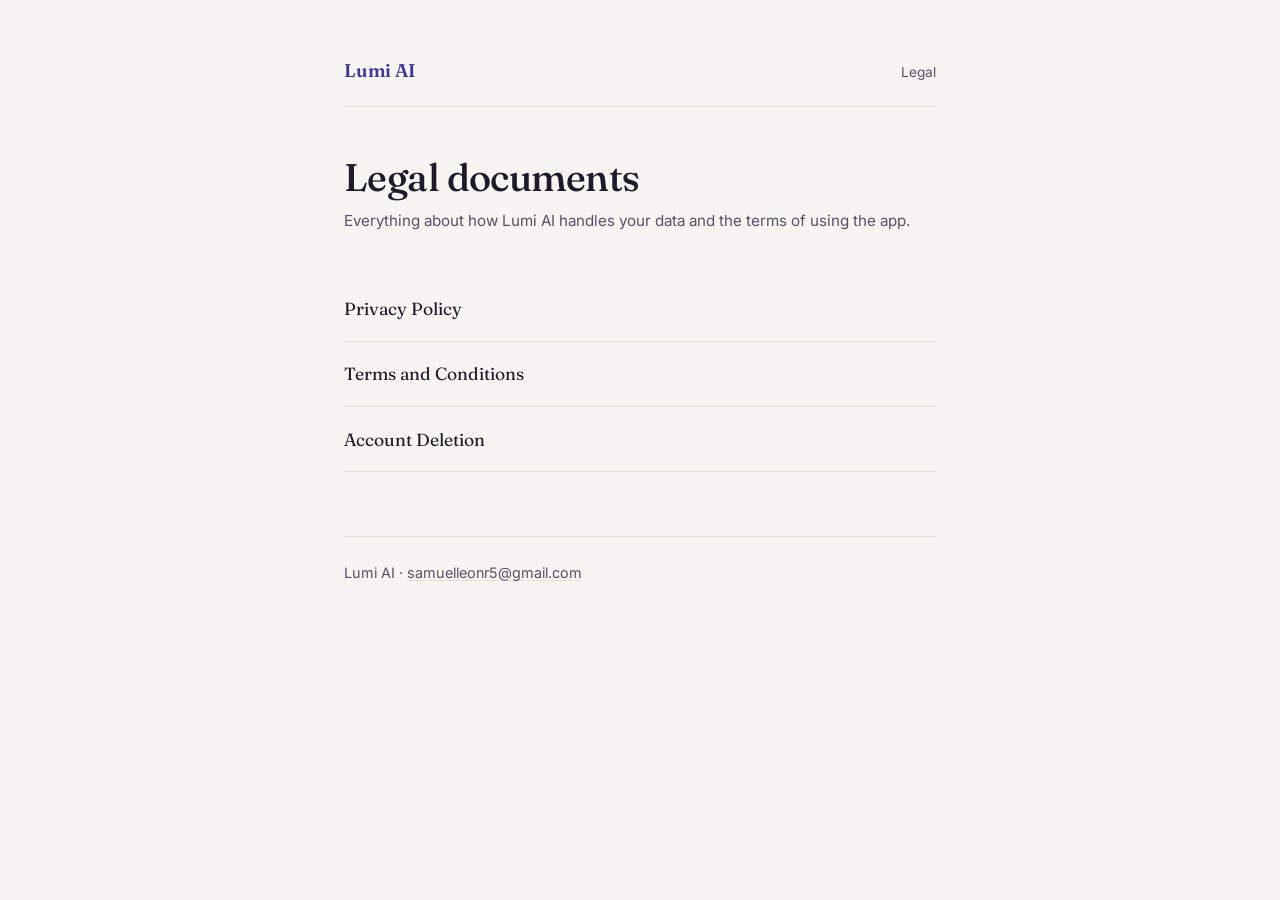
<file: index.html>
<!DOCTYPE html>
<html lang="en">
<head>
    <meta charset="UTF-8">
    <meta name="viewport" content="width=device-width, initial-scale=1.0">
    <title>Legal — Lumi AI</title>
    <link rel="preconnect" href="https://fonts.googleapis.com">
    <link rel="preconnect" href="https://fonts.gstatic.com" crossorigin>
    <link href="https://fonts.googleapis.com/css2?family=Fraunces:opsz,wght@9..144,500;9..144,600&family=Inter:wght@400;500;600&display=swap" rel="stylesheet">
    <link rel="stylesheet" href="styles.css">
</head>
<body>
    <div class="wrap">
        <div class="masthead">
            <a href="index.html">Lumi AI</a>
            <span>Legal</span>
        </div>

        <h1>Legal documents</h1>
        <p class="meta">Everything about how Lumi AI handles your data and the terms of using the app.</p>

        <ul class="index-list">
            <li><a href="privacy.html">Privacy Policy</a></li>
            <li><a href="terms.html">Terms and Conditions</a></li>
            <li><a href="delete-account.html">Account Deletion</a></li>
        </ul>

        <footer>
            Lumi AI · <a href="mailto:samuelleonr5@gmail.com">samuelleonr5@gmail.com</a>
        </footer>
    </div>
</body>
</html>
</file>
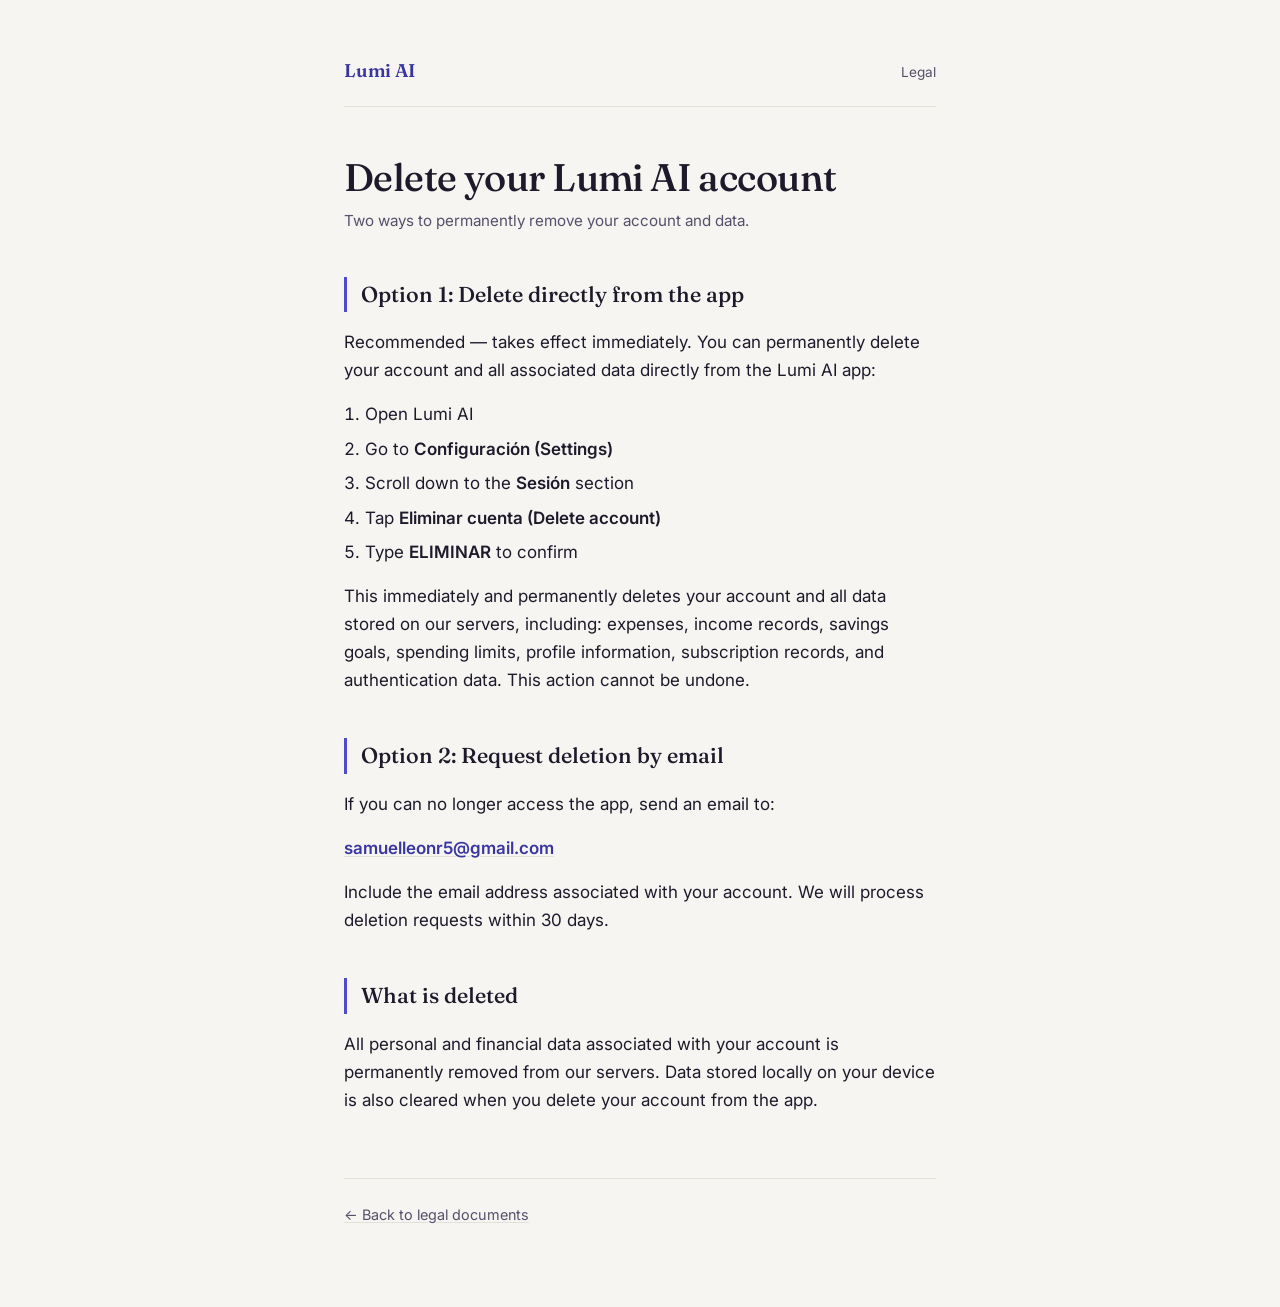
<file: delete-account.html>
<!DOCTYPE html>
<html lang="en">
<head>
    <meta charset="UTF-8">
    <meta name="viewport" content="width=device-width, initial-scale=1.0">
    <title>Delete Account - Lumi AI</title>
    <link rel="preconnect" href="https://fonts.googleapis.com">
    <link rel="preconnect" href="https://fonts.gstatic.com" crossorigin>
    <link href="https://fonts.googleapis.com/css2?family=Fraunces:opsz,wght@9..144,500;9..144,600&family=Inter:wght@400;500;600&display=swap" rel="stylesheet">
    <link rel="stylesheet" href="styles.css">
</head>
<body>
    <div class="wrap">
        <div class="masthead">
            <a href="index.html">Lumi AI</a>
            <span>Legal</span>
        </div>

        <h1>Delete your Lumi AI account</h1>
        <p class="meta">Two ways to permanently remove your account and data.</p>

        <h2>Option 1: Delete directly from the app</h2>
        <p>Recommended — takes effect immediately. You can permanently delete your account and all associated data directly from the Lumi AI app:</p>
        <ol>
            <li>Open Lumi AI</li>
            <li>Go to <strong>Configuración (Settings)</strong></li>
            <li>Scroll down to the <strong>Sesión</strong> section</li>
            <li>Tap <strong>Eliminar cuenta (Delete account)</strong></li>
            <li>Type <strong>ELIMINAR</strong> to confirm</li>
        </ol>
        <p>This immediately and permanently deletes your account and all data stored on our servers, including: expenses, income records, savings goals, spending limits, profile information, subscription records, and authentication data. This action cannot be undone.</p>

        <h2>Option 2: Request deletion by email</h2>
        <p>If you can no longer access the app, send an email to:</p>
        <p><strong><a href="mailto:samuelleonr5@gmail.com">samuelleonr5@gmail.com</a></strong></p>
        <p>Include the email address associated with your account. We will process deletion requests within 30 days.</p>

        <h2>What is deleted</h2>
        <p>All personal and financial data associated with your account is permanently removed from our servers. Data stored locally on your device is also cleared when you delete your account from the app.</p>

        <footer>
            <a href="index.html">&larr; Back to legal documents</a>
        </footer>
    </div>
</body>
</html>
</file>
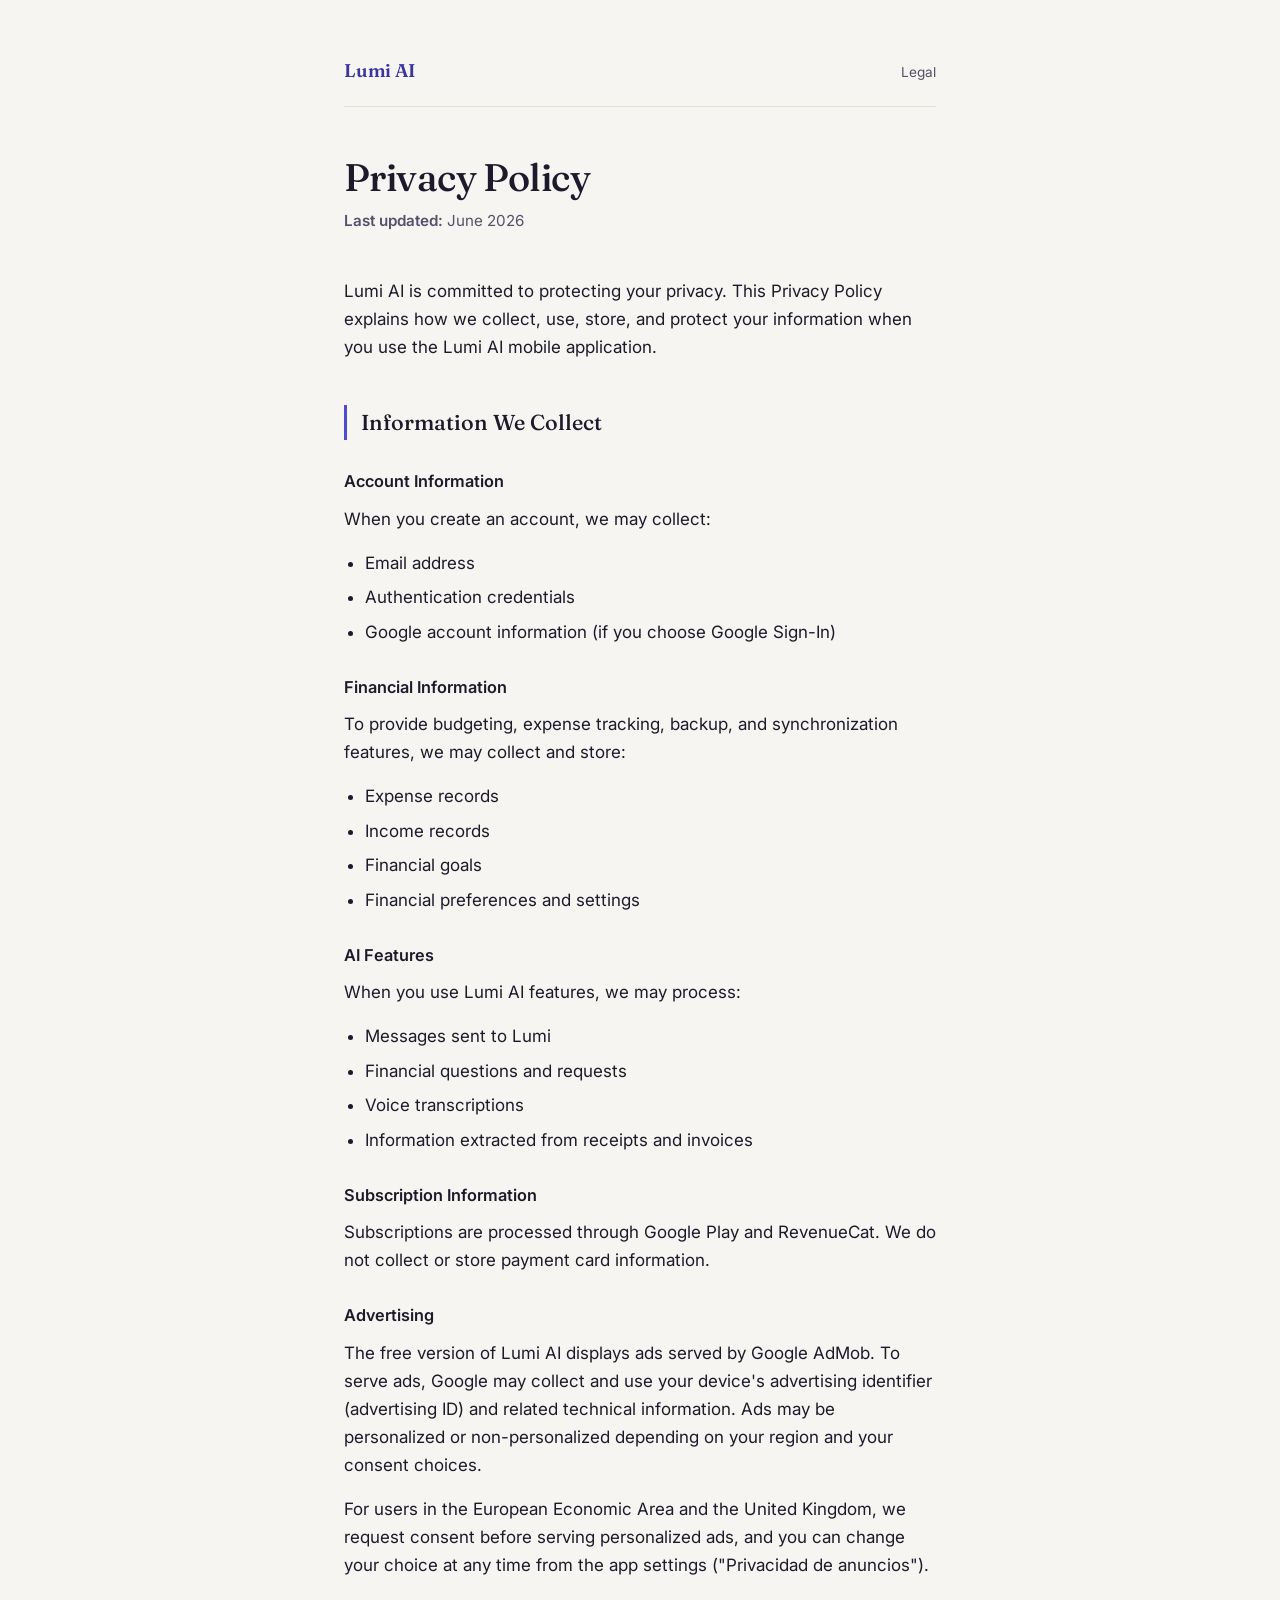
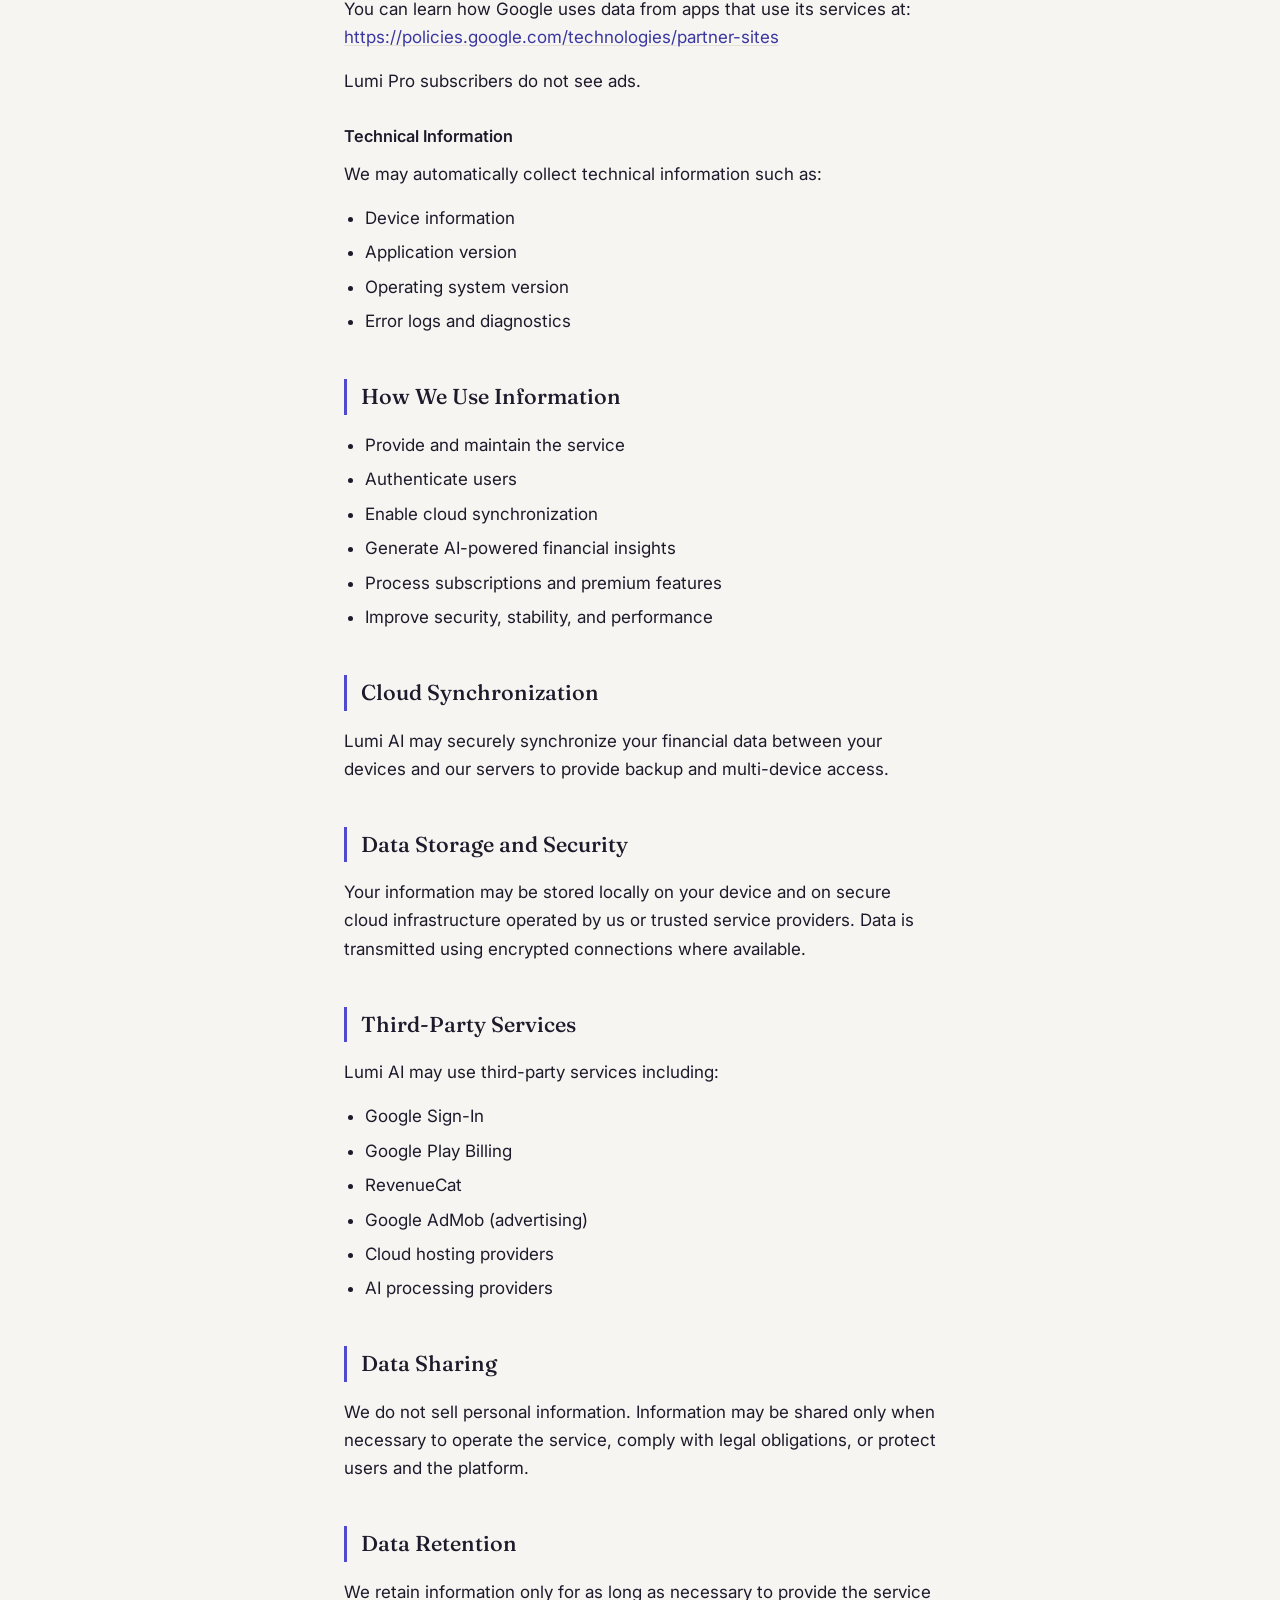
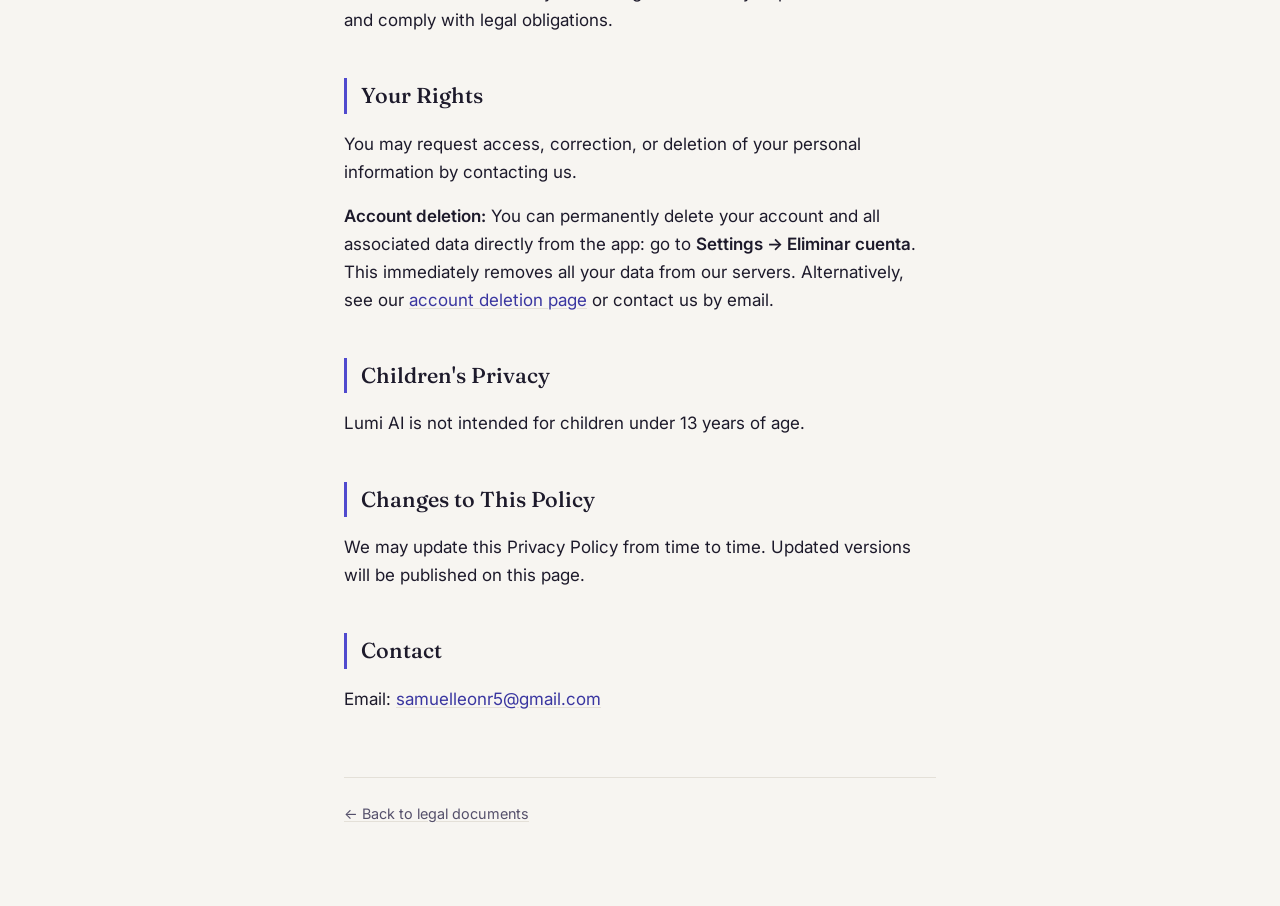
<file: privacy.html>
<!DOCTYPE html>
<html lang="en">
<head>
    <meta charset="UTF-8">
    <meta name="viewport" content="width=device-width, initial-scale=1.0">
    <title>Privacy Policy - Lumi AI</title>
    <link rel="preconnect" href="https://fonts.googleapis.com">
    <link rel="preconnect" href="https://fonts.gstatic.com" crossorigin>
    <link href="https://fonts.googleapis.com/css2?family=Fraunces:opsz,wght@9..144,500;9..144,600&family=Inter:wght@400;500;600&display=swap" rel="stylesheet">
    <link rel="stylesheet" href="styles.css">
</head>
<body>
    <div class="wrap">
        <div class="masthead">
            <a href="index.html">Lumi AI</a>
            <span>Legal</span>
        </div>

        <h1>Privacy Policy</h1>
        <p class="meta"><strong>Last updated:</strong> June 2026</p>

        <p>Lumi AI is committed to protecting your privacy. This Privacy Policy explains how we collect, use, store, and protect your information when you use the Lumi AI mobile application.</p>

        <h2>Information We Collect</h2>

        <h3>Account Information</h3>
        <p>When you create an account, we may collect:</p>
        <ul>
            <li>Email address</li>
            <li>Authentication credentials</li>
            <li>Google account information (if you choose Google Sign-In)</li>
        </ul>

        <h3>Financial Information</h3>
        <p>To provide budgeting, expense tracking, backup, and synchronization features, we may collect and store:</p>
        <ul>
            <li>Expense records</li>
            <li>Income records</li>
            <li>Financial goals</li>
            <li>Financial preferences and settings</li>
        </ul>

        <h3>AI Features</h3>
        <p>When you use Lumi AI features, we may process:</p>
        <ul>
            <li>Messages sent to Lumi</li>
            <li>Financial questions and requests</li>
            <li>Voice transcriptions</li>
            <li>Information extracted from receipts and invoices</li>
        </ul>

        <h3>Subscription Information</h3>
        <p>Subscriptions are processed through Google Play and RevenueCat. We do not collect or store payment card information.</p>

        <h3>Advertising</h3>
        <p>The free version of Lumi AI displays ads served by Google AdMob. To serve ads, Google may collect and use your device's advertising identifier (advertising ID) and related technical information. Ads may be personalized or non-personalized depending on your region and your consent choices.</p>
        <p>For users in the European Economic Area and the United Kingdom, we request consent before serving personalized ads, and you can change your choice at any time from the app settings ("Privacidad de anuncios").</p>
        <p>You can learn how Google uses data from apps that use its services at: <a href="https://policies.google.com/technologies/partner-sites">https://policies.google.com/technologies/partner-sites</a></p>
        <p>Lumi Pro subscribers do not see ads.</p>

        <h3>Technical Information</h3>
        <p>We may automatically collect technical information such as:</p>
        <ul>
            <li>Device information</li>
            <li>Application version</li>
            <li>Operating system version</li>
            <li>Error logs and diagnostics</li>
        </ul>

        <h2>How We Use Information</h2>

        <ul>
            <li>Provide and maintain the service</li>
            <li>Authenticate users</li>
            <li>Enable cloud synchronization</li>
            <li>Generate AI-powered financial insights</li>
            <li>Process subscriptions and premium features</li>
            <li>Improve security, stability, and performance</li>
        </ul>

        <h2>Cloud Synchronization</h2>

        <p>Lumi AI may securely synchronize your financial data between your devices and our servers to provide backup and multi-device access.</p>

        <h2>Data Storage and Security</h2>

        <p>Your information may be stored locally on your device and on secure cloud infrastructure operated by us or trusted service providers. Data is transmitted using encrypted connections where available.</p>

        <h2>Third-Party Services</h2>

        <p>Lumi AI may use third-party services including:</p>

        <ul>
            <li>Google Sign-In</li>
            <li>Google Play Billing</li>
            <li>RevenueCat</li>
            <li>Google AdMob (advertising)</li>
            <li>Cloud hosting providers</li>
            <li>AI processing providers</li>
        </ul>

        <h2>Data Sharing</h2>

        <p>We do not sell personal information. Information may be shared only when necessary to operate the service, comply with legal obligations, or protect users and the platform.</p>

        <h2>Data Retention</h2>

        <p>We retain information only for as long as necessary to provide the service and comply with legal obligations.</p>

        <h2>Your Rights</h2>

        <p>You may request access, correction, or deletion of your personal information by contacting us.</p>
        <p><strong>Account deletion:</strong> You can permanently delete your account and all associated data directly from the app: go to <strong>Settings &rarr; Eliminar cuenta</strong>. This immediately removes all your data from our servers. Alternatively, see our <a href="delete-account.html">account deletion page</a> or contact us by email.</p>

        <h2>Children's Privacy</h2>

        <p>Lumi AI is not intended for children under 13 years of age.</p>

        <h2>Changes to This Policy</h2>

        <p>We may update this Privacy Policy from time to time. Updated versions will be published on this page.</p>

        <h2>Contact</h2>

        <p>Email: <a href="mailto:samuelleonr5@gmail.com">samuelleonr5@gmail.com</a></p>

        <footer>
            <a href="index.html">&larr; Back to legal documents</a>
        </footer>
    </div>
</body>
</html>
</file>
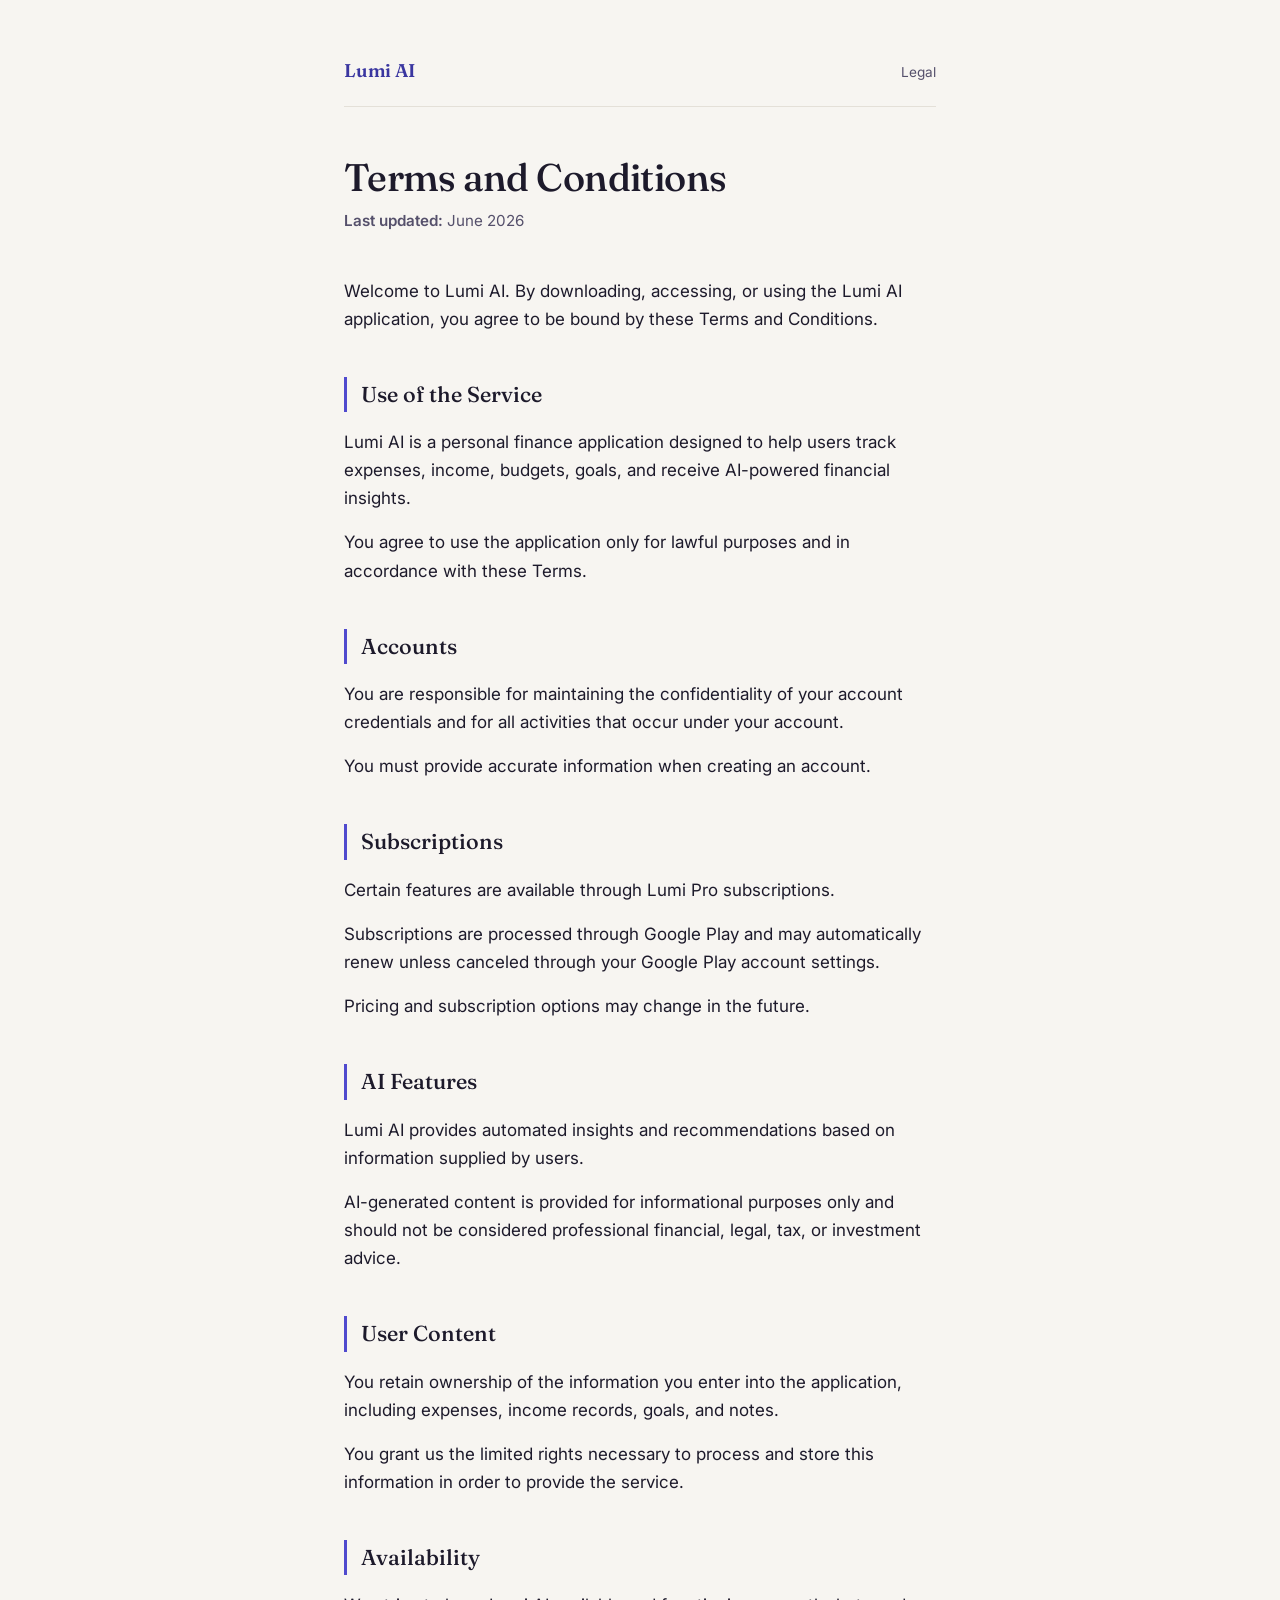
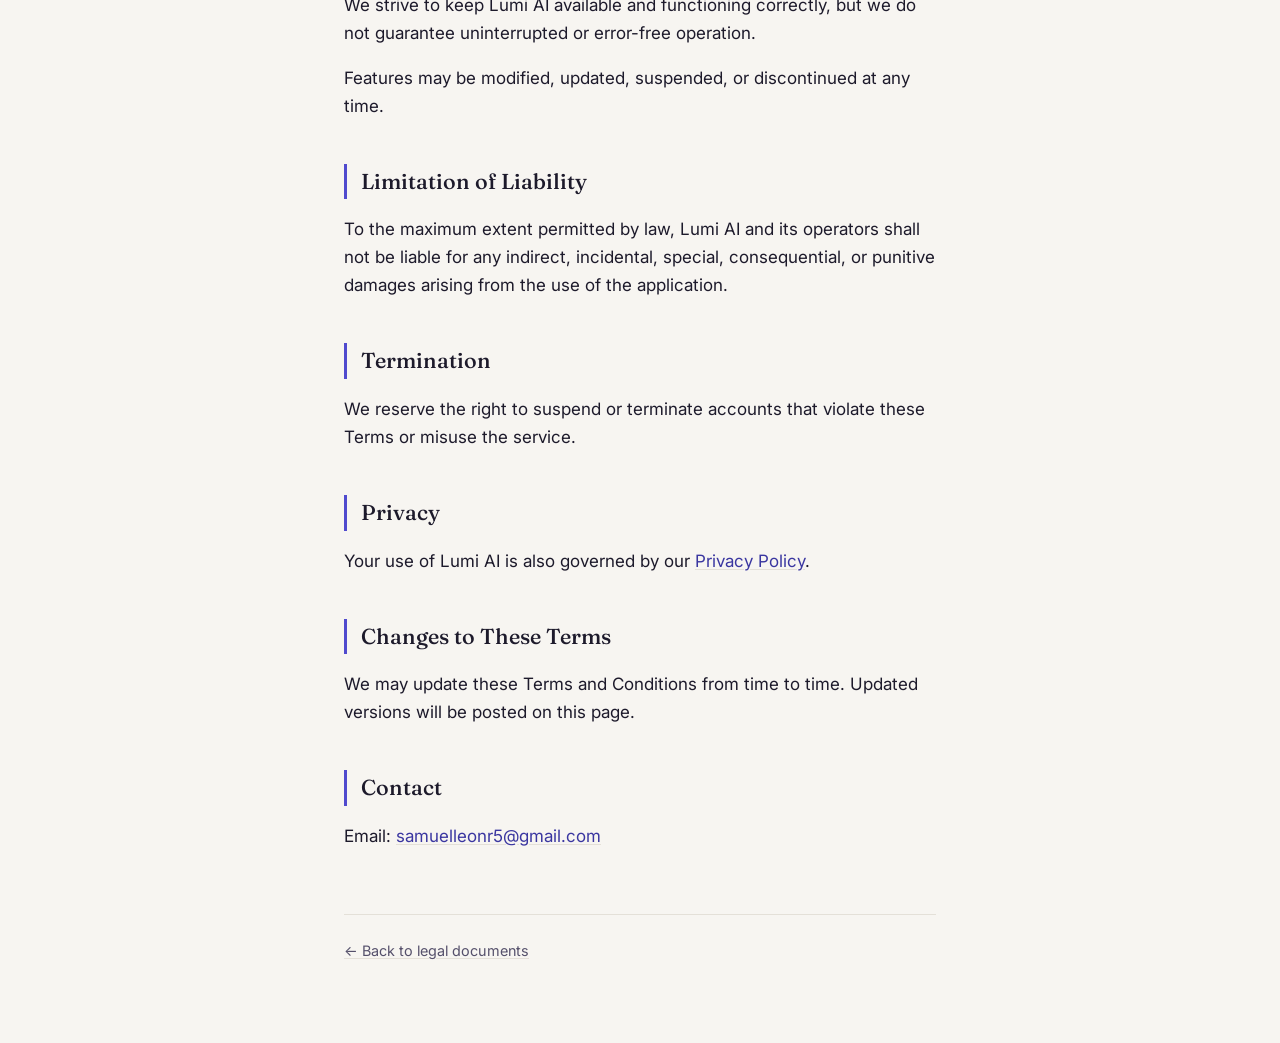
<file: terms.html>
<!DOCTYPE html>
<html lang="en">
<head>
    <meta charset="UTF-8">
    <meta name="viewport" content="width=device-width, initial-scale=1.0">
    <title>Terms and Conditions - Lumi AI</title>
    <link rel="preconnect" href="https://fonts.googleapis.com">
    <link rel="preconnect" href="https://fonts.gstatic.com" crossorigin>
    <link href="https://fonts.googleapis.com/css2?family=Fraunces:opsz,wght@9..144,500;9..144,600&family=Inter:wght@400;500;600&display=swap" rel="stylesheet">
    <link rel="stylesheet" href="styles.css">
</head>
<body>
    <div class="wrap">
        <div class="masthead">
            <a href="index.html">Lumi AI</a>
            <span>Legal</span>
        </div>

        <h1>Terms and Conditions</h1>
        <p class="meta"><strong>Last updated:</strong> June 2026</p>

        <p>Welcome to Lumi AI. By downloading, accessing, or using the Lumi AI application, you agree to be bound by these Terms and Conditions.</p>

        <h2>Use of the Service</h2>

        <p>Lumi AI is a personal finance application designed to help users track expenses, income, budgets, goals, and receive AI-powered financial insights.</p>

        <p>You agree to use the application only for lawful purposes and in accordance with these Terms.</p>

        <h2>Accounts</h2>

        <p>You are responsible for maintaining the confidentiality of your account credentials and for all activities that occur under your account.</p>

        <p>You must provide accurate information when creating an account.</p>

        <h2>Subscriptions</h2>

        <p>Certain features are available through Lumi Pro subscriptions.</p>

        <p>Subscriptions are processed through Google Play and may automatically renew unless canceled through your Google Play account settings.</p>

        <p>Pricing and subscription options may change in the future.</p>

        <h2>AI Features</h2>

        <p>Lumi AI provides automated insights and recommendations based on information supplied by users.</p>

        <p>AI-generated content is provided for informational purposes only and should not be considered professional financial, legal, tax, or investment advice.</p>

        <h2>User Content</h2>

        <p>You retain ownership of the information you enter into the application, including expenses, income records, goals, and notes.</p>

        <p>You grant us the limited rights necessary to process and store this information in order to provide the service.</p>

        <h2>Availability</h2>

        <p>We strive to keep Lumi AI available and functioning correctly, but we do not guarantee uninterrupted or error-free operation.</p>

        <p>Features may be modified, updated, suspended, or discontinued at any time.</p>

        <h2>Limitation of Liability</h2>

        <p>To the maximum extent permitted by law, Lumi AI and its operators shall not be liable for any indirect, incidental, special, consequential, or punitive damages arising from the use of the application.</p>

        <h2>Termination</h2>

        <p>We reserve the right to suspend or terminate accounts that violate these Terms or misuse the service.</p>

        <h2>Privacy</h2>

        <p>Your use of Lumi AI is also governed by our <a href="privacy.html">Privacy Policy</a>.</p>

        <h2>Changes to These Terms</h2>

        <p>We may update these Terms and Conditions from time to time. Updated versions will be posted on this page.</p>

        <h2>Contact</h2>

        <p>Email: <a href="mailto:samuelleonr5@gmail.com">samuelleonr5@gmail.com</a></p>

        <footer>
            <a href="index.html">&larr; Back to legal documents</a>
        </footer>
    </div>
</body>
</html>
</file>
<file: styles.css>
:root {
  --bg: #f7f5f1;
  --surface: #ffffff;
  --ink: #1d1a2b;
  --ink-soft: #55506b;
  --brand: #504ace;
  --brand-dark: #3a36a0;
  --accent: #1fa97a;
  --line: #e4e0d8;
}

* {
  box-sizing: border-box;
}

html {
  scroll-padding-top: 2rem;
}

body {
  margin: 0;
  background: var(--bg);
  color: var(--ink);
  font-family: "Inter", -apple-system, BlinkMacSystemFont, "Segoe UI", sans-serif;
  font-size: 17px;
  line-height: 1.65;
  -webkit-font-smoothing: antialiased;
}

.wrap {
  max-width: 640px;
  margin: 0 auto;
  padding: 3.5rem 1.5rem 5rem;
}

.masthead {
  display: flex;
  align-items: baseline;
  justify-content: space-between;
  margin-bottom: 3rem;
  padding-bottom: 1.25rem;
  border-bottom: 1px solid var(--line);
}

.masthead a {
  font-family: "Fraunces", Georgia, serif;
  font-weight: 600;
  font-size: 1.15rem;
  color: var(--brand-dark);
  text-decoration: none;
  letter-spacing: -0.01em;
}

.masthead a:hover {
  color: var(--brand);
}

.masthead span {
  font-size: 0.85rem;
  color: var(--ink-soft);
}

h1 {
  font-family: "Fraunces", Georgia, serif;
  font-weight: 500;
  font-size: 2.4rem;
  line-height: 1.15;
  letter-spacing: -0.015em;
  margin: 0 0 0.5rem;
  color: var(--ink);
}

.meta {
  color: var(--ink-soft);
  font-size: 0.95rem;
  margin-bottom: 2.75rem;
}

h2 {
  font-family: "Fraunces", Georgia, serif;
  font-weight: 500;
  font-size: 1.35rem;
  color: var(--ink);
  margin: 2.75rem 0 1rem;
  padding-left: 0.85rem;
  border-left: 3px solid var(--brand);
}

h3 {
  font-size: 1.02rem;
  font-weight: 600;
  color: var(--ink);
  margin: 1.75rem 0 0.6rem;
}

p {
  margin: 0 0 1rem;
  max-width: 62ch;
}

ul, ol {
  margin: 0 0 1rem;
  padding-left: 1.3rem;
  max-width: 62ch;
}

li {
  margin-bottom: 0.4rem;
}

a {
  color: var(--brand-dark);
  text-decoration-color: var(--line);
  text-underline-offset: 2px;
}

a:hover {
  color: var(--accent);
}

strong {
  font-weight: 600;
}

.index-list {
  list-style: none;
  padding: 0;
  margin: 0;
}

.index-list li {
  margin-bottom: 0;
  border-bottom: 1px solid var(--line);
}

.index-list a {
  display: block;
  padding: 1.1rem 0;
  font-family: "Fraunces", Georgia, serif;
  font-size: 1.1rem;
  color: var(--ink);
  text-decoration: none;
}

.index-list a:hover {
  color: var(--brand);
}

footer {
  margin-top: 4rem;
  padding-top: 1.5rem;
  border-top: 1px solid var(--line);
  color: var(--ink-soft);
  font-size: 0.9rem;
}

footer a {
  color: var(--ink-soft);
}

@media (prefers-reduced-motion: no-preference) {
  h1 {
    animation: rise 0.5s ease-out;
  }
}

@keyframes rise {
  from { opacity: 0; transform: translateY(6px); }
  to { opacity: 1; transform: translateY(0); }
}
</file>
